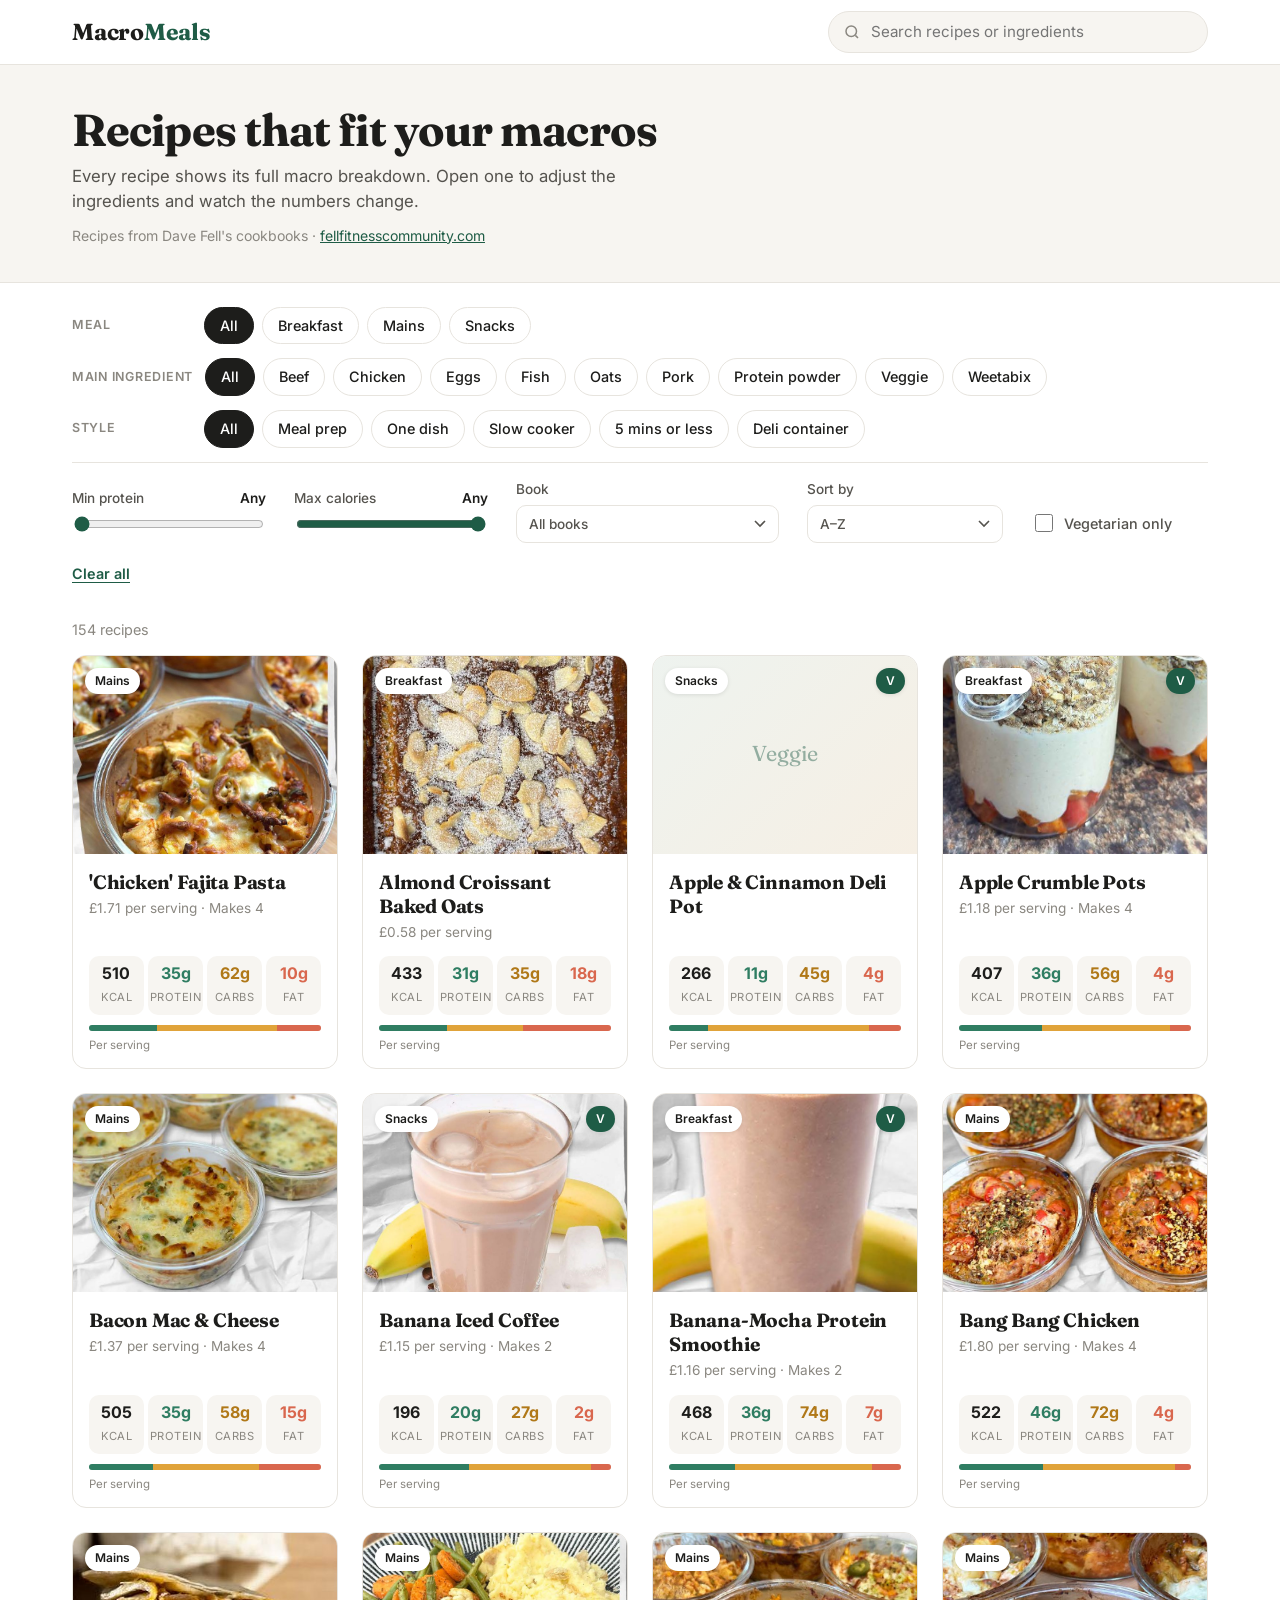
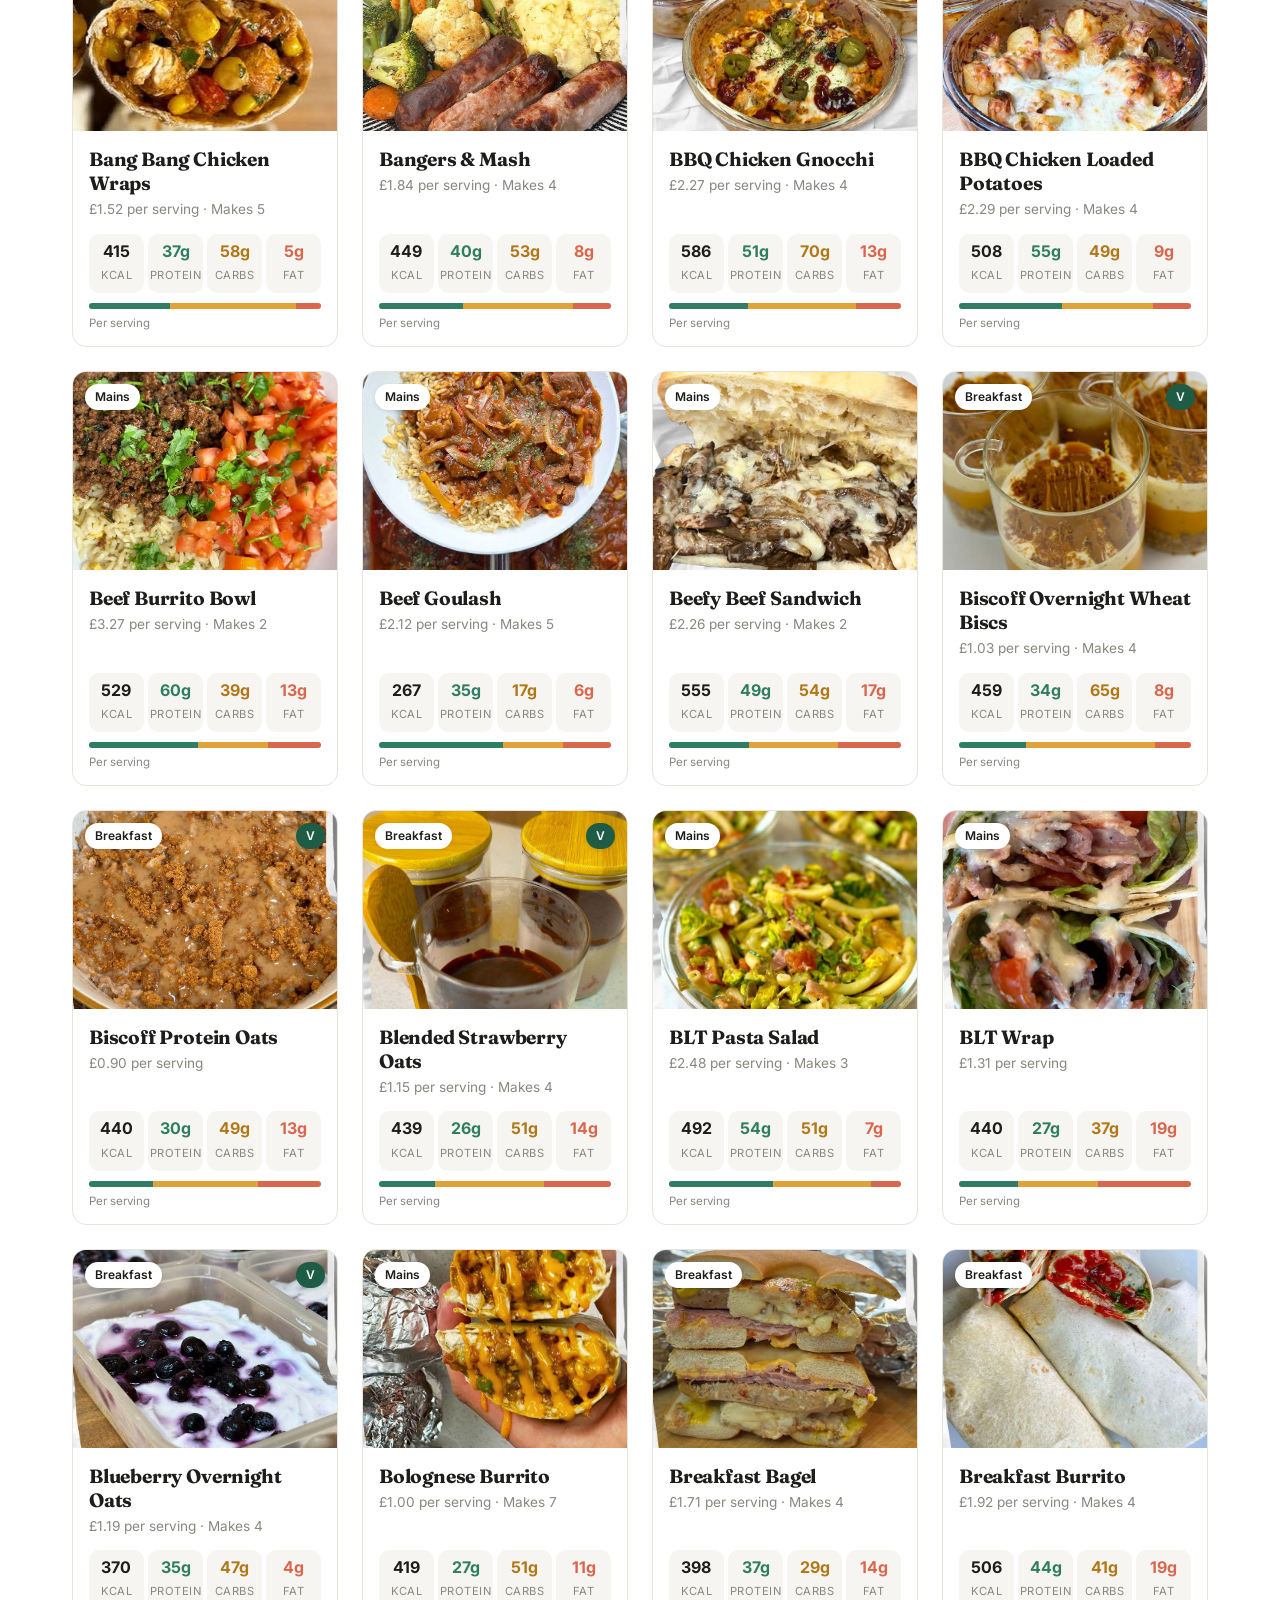
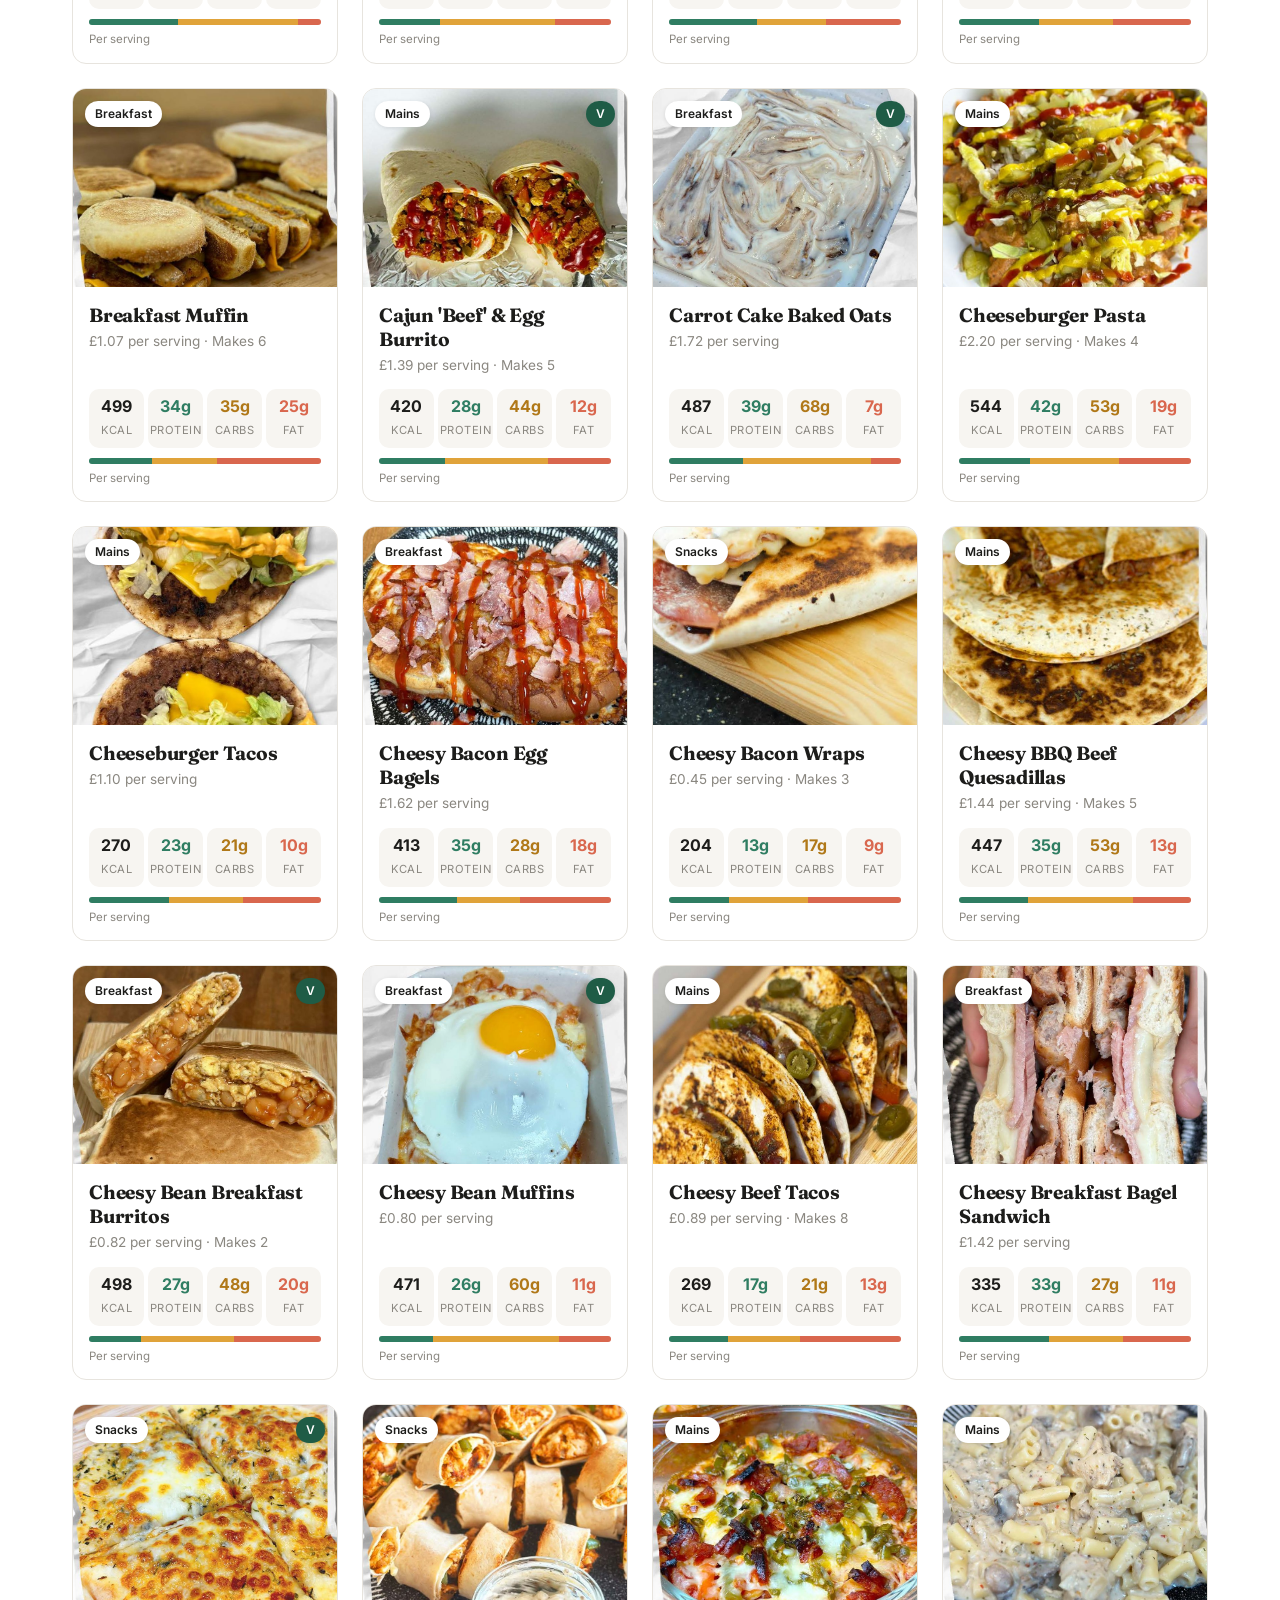
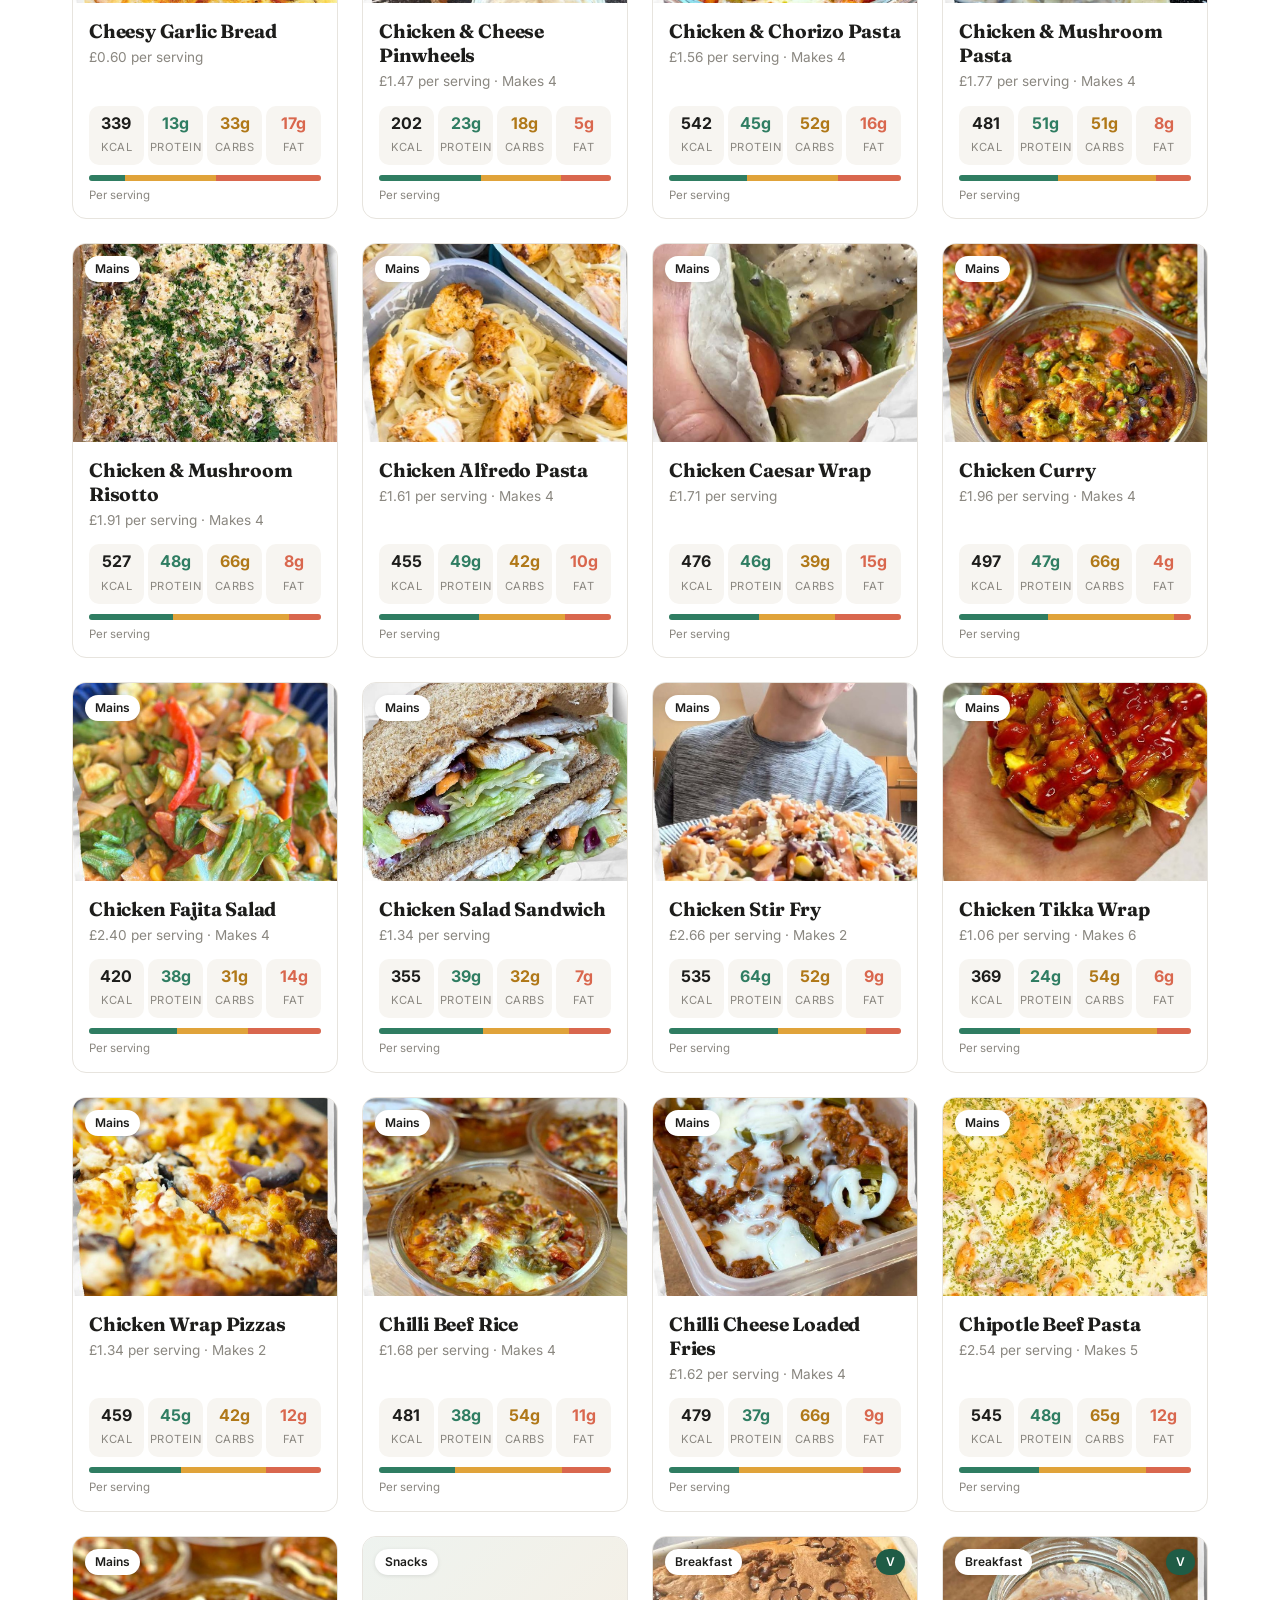
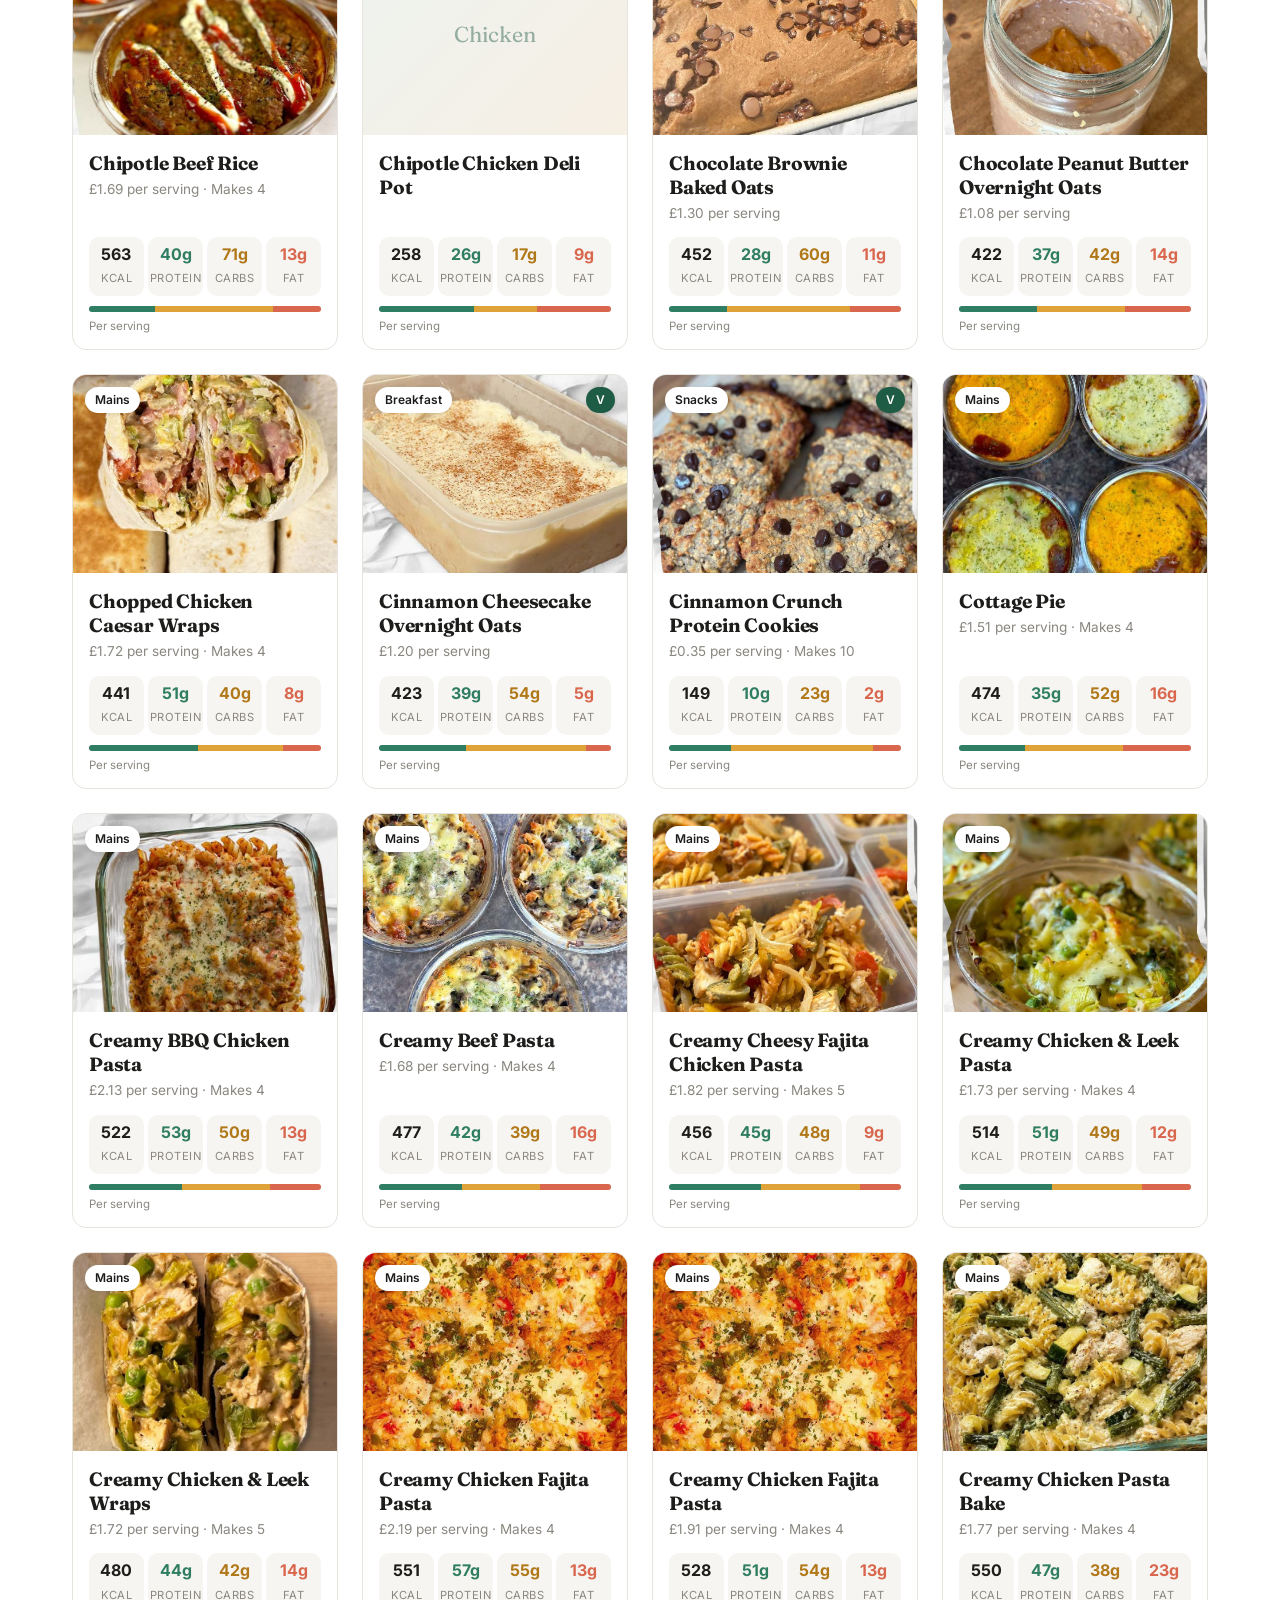
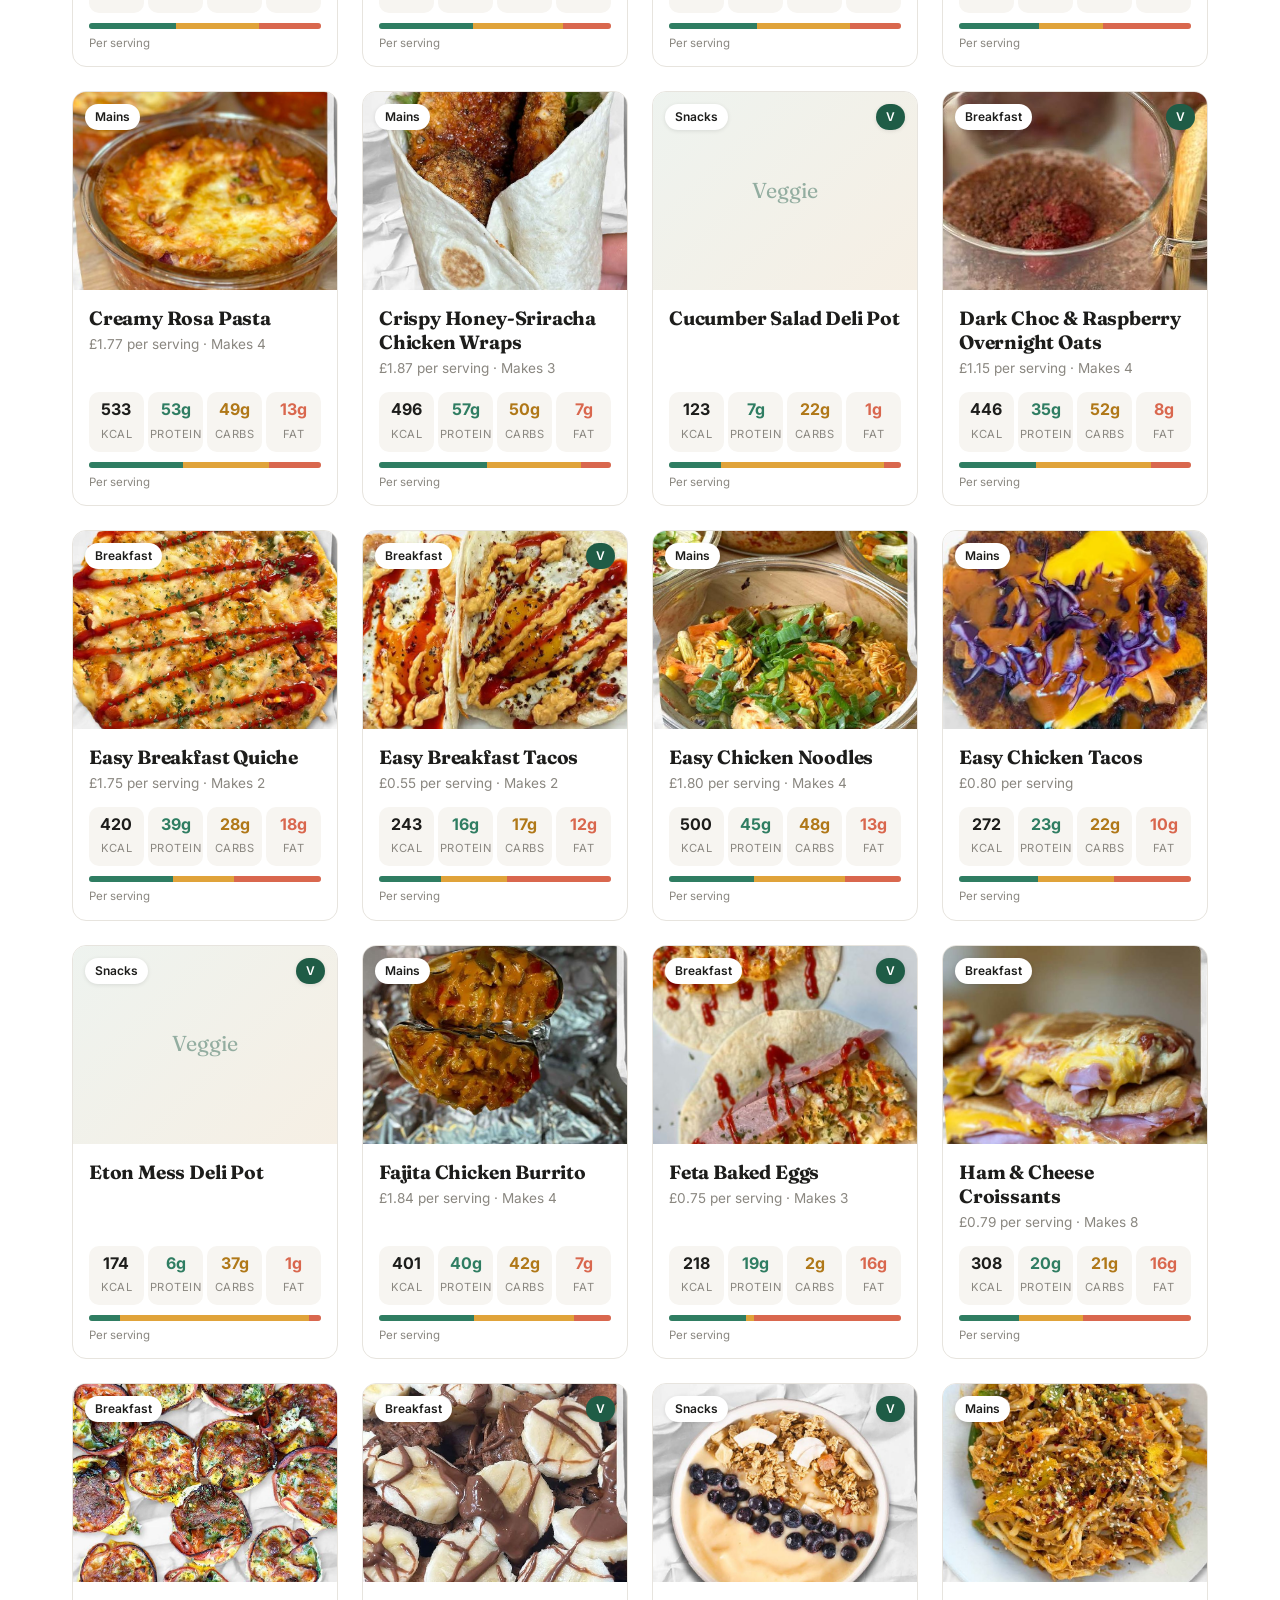
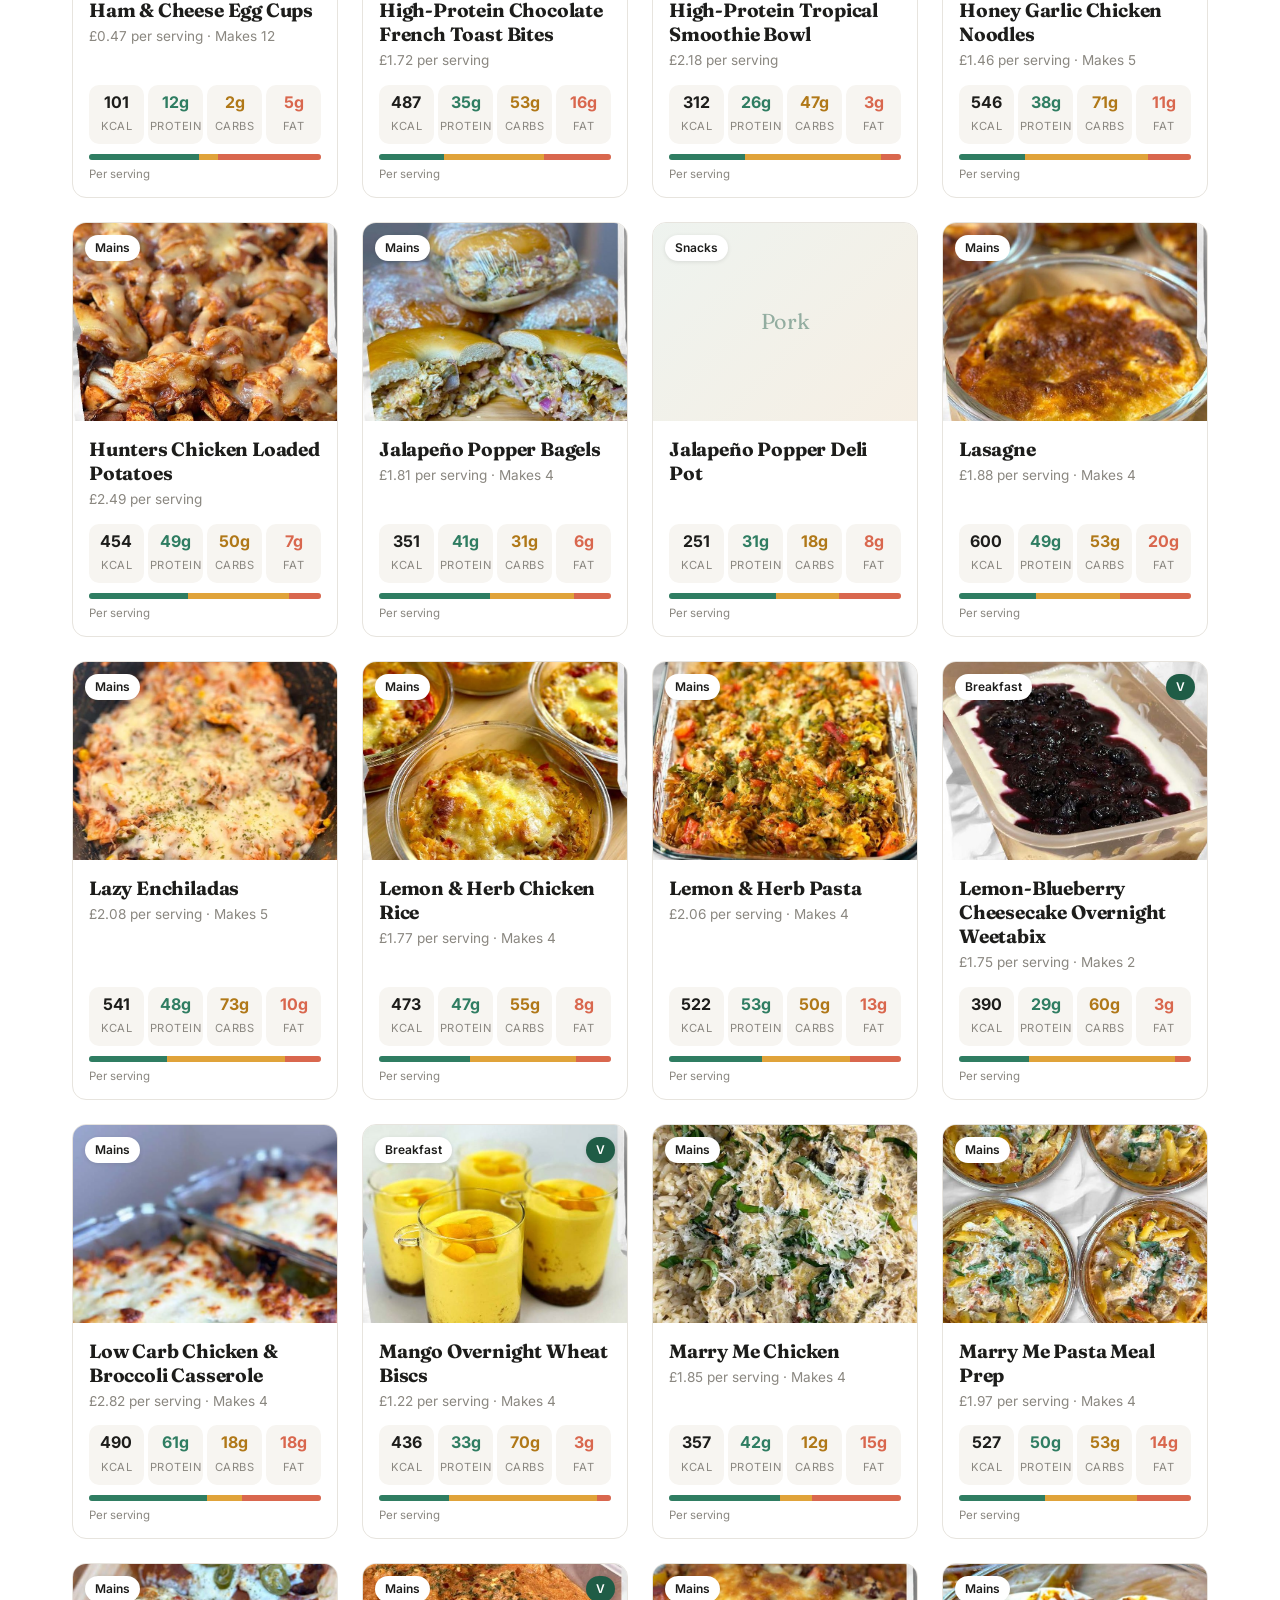
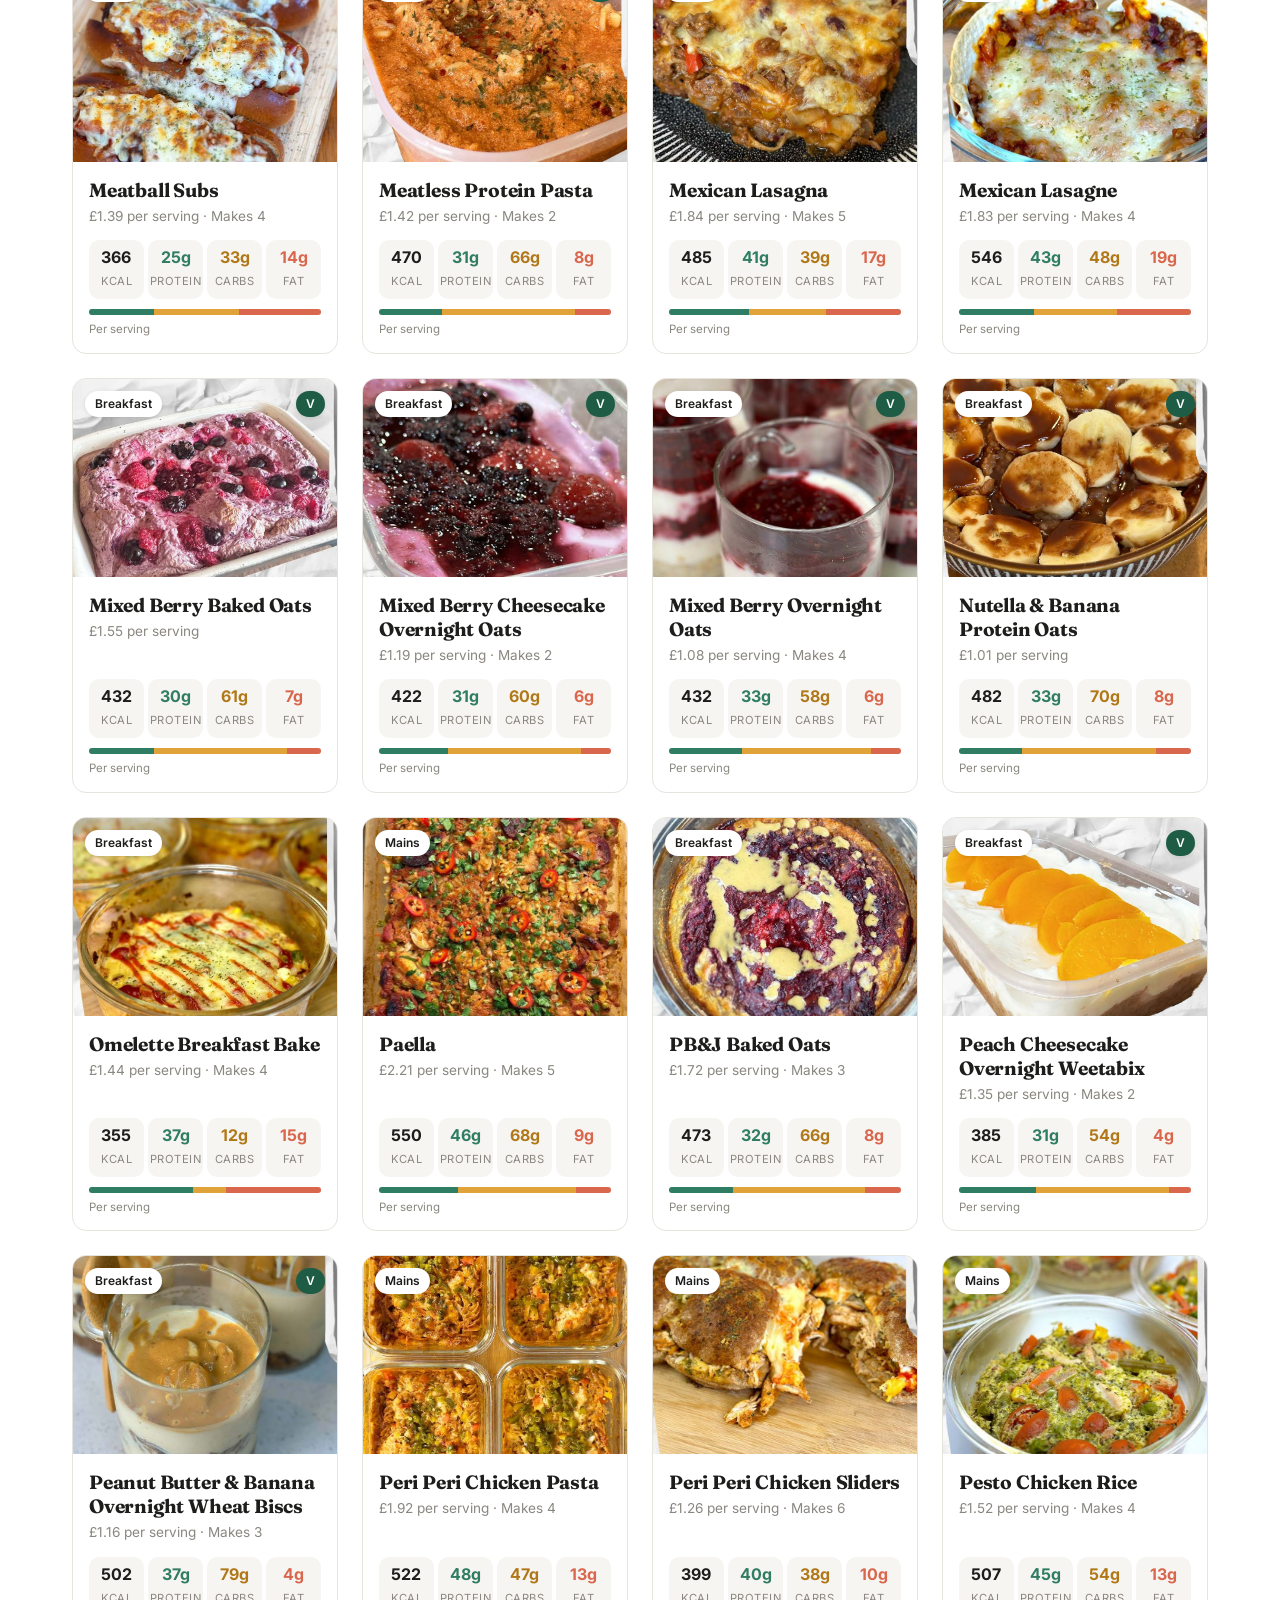
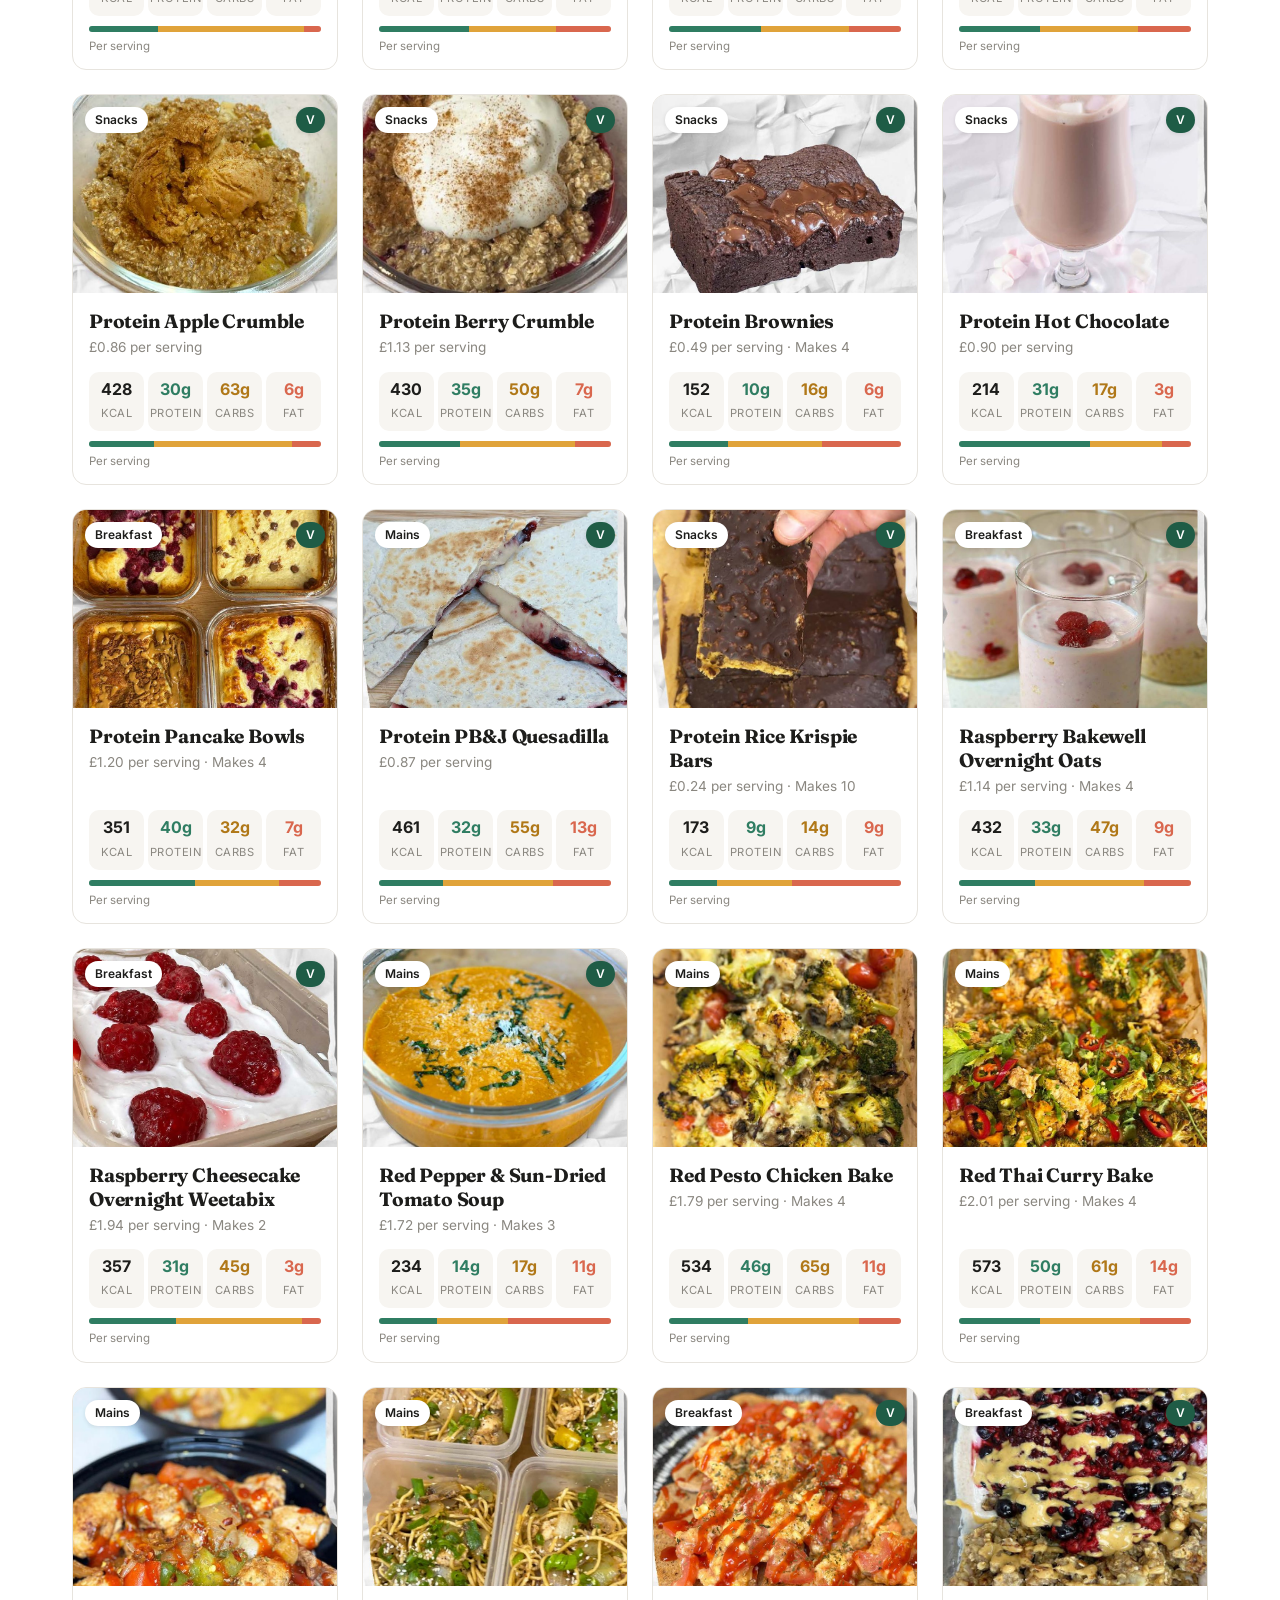
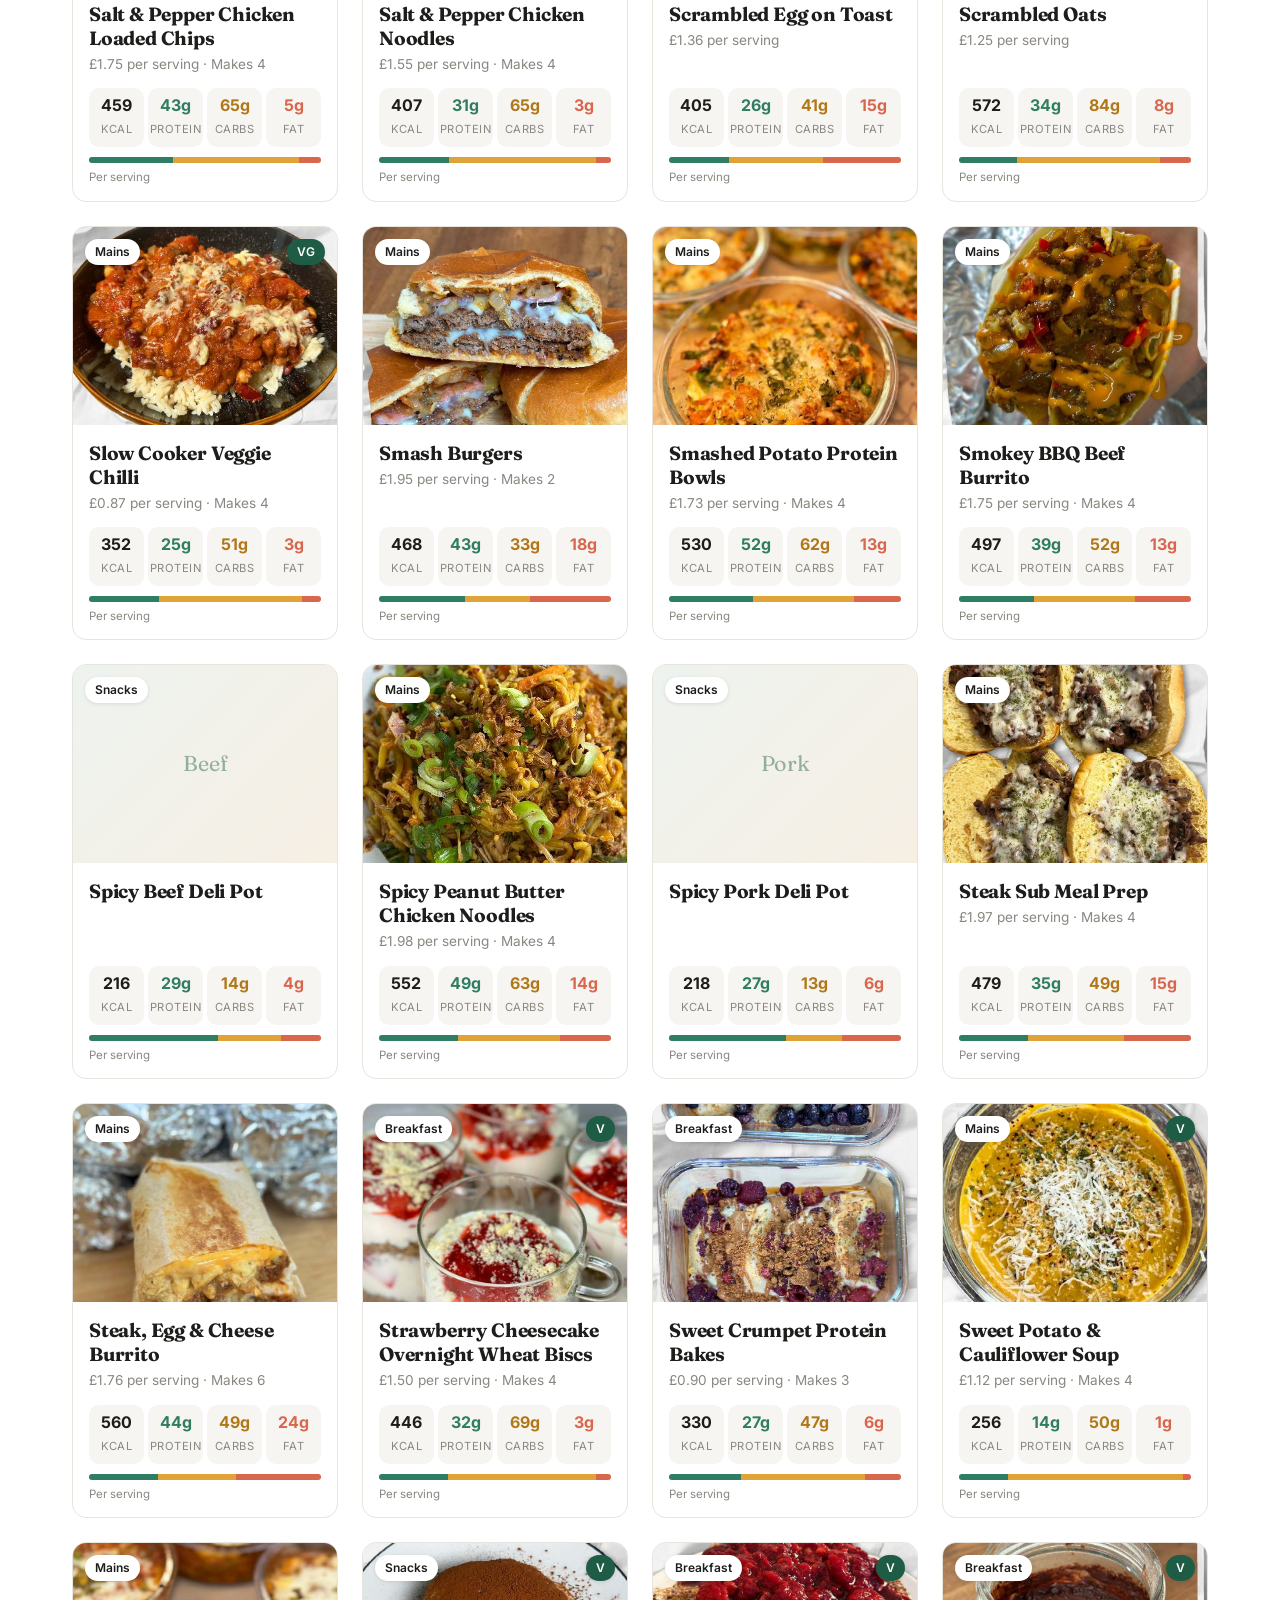
<file: index.html>
<!doctype html>
<html lang="en">
<head>
  <meta charset="utf-8">
  <meta name="viewport" content="width=device-width, initial-scale=1">
  <title>Macro Meals</title>
  <meta name="description" content="High-protein recipes with full macro breakdowns and adjustable ingredients.">
  <link rel="preconnect" href="https://fonts.googleapis.com">
  <link rel="preconnect" href="https://fonts.gstatic.com" crossorigin>
  <link href="https://fonts.googleapis.com/css2?family=Inter:wght@400;500;600;700&family=Fraunces:opsz,wght@9..144,600;9..144,700&display=swap" rel="stylesheet">
  <link rel="icon" href="data:image/svg+xml,%3Csvg xmlns=%27http://www.w3.org/2000/svg%27 viewBox=%270 0 32 32%27%3E%3Crect width=%2732%27 height=%2732%27 rx=%278%27 fill=%27%231f5c46%27/%3E%3Ctext x=%2716%27 y=%2722%27 font-family=%27Georgia%27 font-size=%2717%27 font-weight=%27700%27 fill=%27white%27 text-anchor=%27middle%27%3EM%3C/text%3E%3C/svg%3E">
  <link rel="stylesheet" href="assets/css/style.css">
</head>
<body>
  <header class="site-header">
    <div class="wrap header-inner">
      <a class="logo" href="index.html">Macro<span>Meals</span></a>
      <label class="search">
        <span class="sr-only">Search recipes</span>
        <svg viewBox="0 0 24 24" aria-hidden="true"><circle cx="11" cy="11" r="7"/><path d="m20 20-3.5-3.5"/></svg>
        <input id="search" type="search" placeholder="Search recipes or ingredients">
      </label>
    </div>
  </header>

  <section class="hero">
    <div class="wrap">
      <h1>Recipes that fit your macros</h1>
      <p>Every recipe shows its full macro breakdown. Open one to adjust the ingredients and watch the numbers change.</p>
      <p class="hero-credit">Recipes from Dave Fell's cookbooks · <a href="https://fellfitnesscommunity.com" target="_blank" rel="noopener">fellfitnesscommunity.com</a></p>
    </div>
  </section>

  <main class="wrap">
    <section class="filters" aria-label="Filters">
      <div class="filter-row">
        <span class="filter-label">Meal</span>
        <div class="chips" id="meal-chips"></div>
      </div>
      <div class="filter-row">
        <span class="filter-label">Main ingredient</span>
        <div class="chips" id="ingredient-chips"></div>
      </div>
      <div class="filter-row">
        <span class="filter-label">Style</span>
        <div class="chips" id="tag-chips"></div>
      </div>
      <div class="filter-row controls">
        <label class="range-ctl">
          <span>Min protein <output id="min-protein-out">Any</output></span>
          <input type="range" id="min-protein" min="0" max="80" step="5" value="0">
        </label>
        <label class="range-ctl">
          <span>Max calories <output id="max-kcal-out">Any</output></span>
          <input type="range" id="max-kcal" min="200" step="50">
        </label>
        <label class="select-ctl" id="book-wrap">
          <span>Book</span>
          <select id="book"></select>
        </label>
        <label class="select-ctl">
          <span>Sort by</span>
          <select id="sort">
            <option value="title">A–Z</option>
            <option value="protein-desc">Most protein</option>
            <option value="ratio">Best protein per calorie</option>
            <option value="kcal-asc">Fewest calories</option>
            <option value="kcal-desc">Most calories</option>
            <option value="price-asc">Cheapest</option>
          </select>
        </label>
        <label class="check-ctl"><input type="checkbox" id="veg-only"> Vegetarian only</label>
        <button type="button" class="link-btn" id="clear">Clear all</button>
      </div>
    </section>

    <p class="count" id="count"></p>
    <div class="grid" id="grid"></div>
  </main>

  <footer class="site-footer"><div class="wrap">Macro Meals · Recipes, photos and macros from Dave Fell's cookbooks · <a href="https://fellfitnesscommunity.com" target="_blank" rel="noopener">fellfitnesscommunity.com</a></div></footer>

  <script src="assets/js/common.js"></script>
  <script src="assets/js/directory.js"></script>
</body>
</html>
</file>
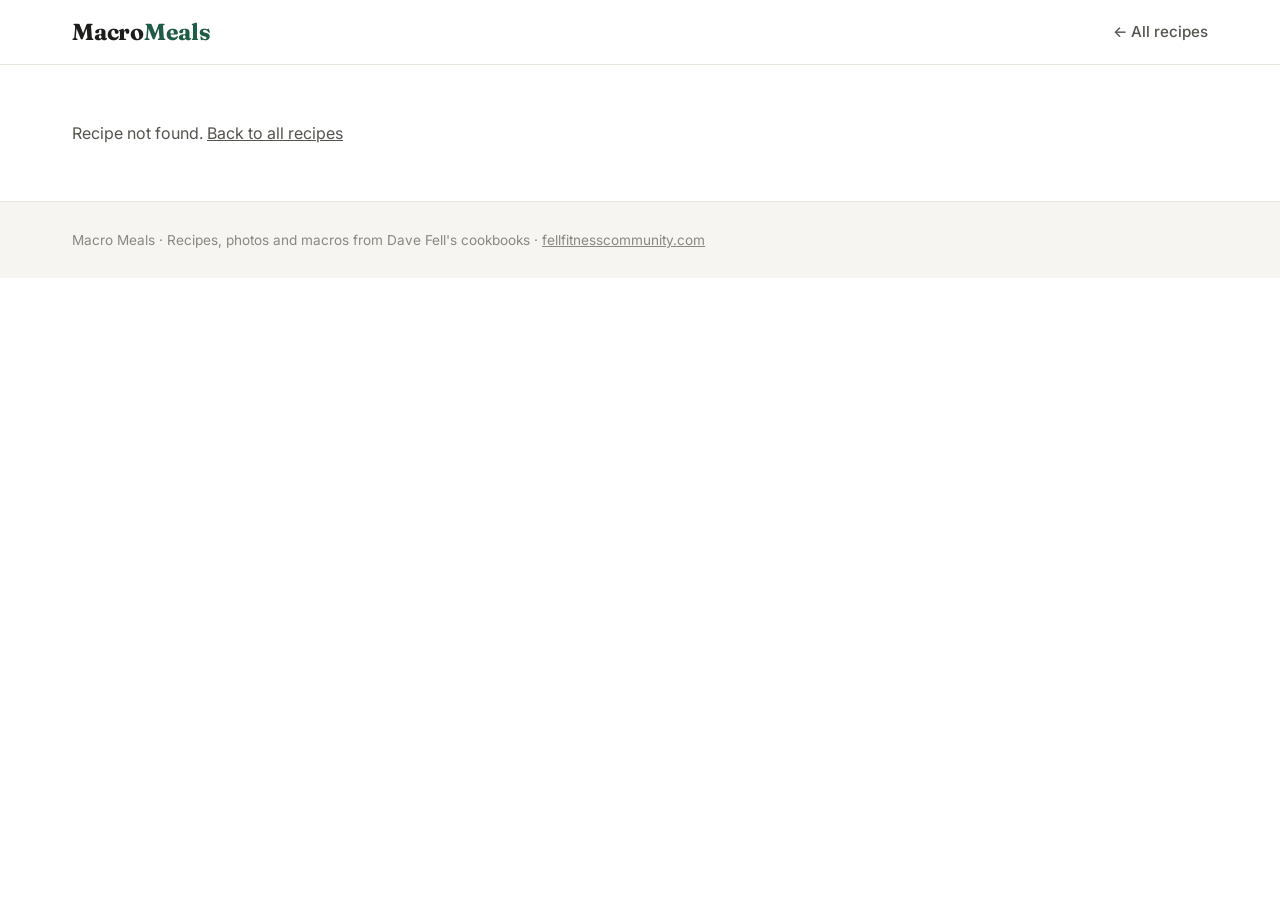
<file: recipe.html>
<!doctype html>
<html lang="en">
<head>
  <meta charset="utf-8">
  <meta name="viewport" content="width=device-width, initial-scale=1">
  <title>Recipe · Macro Meals</title>
  <link rel="preconnect" href="https://fonts.googleapis.com">
  <link rel="preconnect" href="https://fonts.gstatic.com" crossorigin>
  <link href="https://fonts.googleapis.com/css2?family=Inter:wght@400;500;600;700&family=Fraunces:opsz,wght@9..144,600;9..144,700&display=swap" rel="stylesheet">
  <link rel="icon" href="data:image/svg+xml,%3Csvg xmlns=%27http://www.w3.org/2000/svg%27 viewBox=%270 0 32 32%27%3E%3Crect width=%2732%27 height=%2732%27 rx=%278%27 fill=%27%231f5c46%27/%3E%3Ctext x=%2716%27 y=%2722%27 font-family=%27Georgia%27 font-size=%2717%27 font-weight=%27700%27 fill=%27white%27 text-anchor=%27middle%27%3EM%3C/text%3E%3C/svg%3E">
  <link rel="stylesheet" href="assets/css/style.css">
</head>
<body>
  <header class="site-header">
    <div class="wrap header-inner">
      <a class="logo" href="index.html">Macro<span>Meals</span></a>
      <a class="back" href="index.html">← All recipes</a>
    </div>
  </header>

  <main class="wrap" id="recipe"></main>

  <footer class="site-footer"><div class="wrap">Macro Meals · Recipes, photos and macros from Dave Fell's cookbooks · <a href="https://fellfitnesscommunity.com" target="_blank" rel="noopener">fellfitnesscommunity.com</a></div></footer>

  <script src="assets/js/common.js"></script>
  <script src="assets/js/recipe.js"></script>
</body>
</html>
</file>
<file: assets/css/style.css>
:root {
  --ink: #1d1d1b;
  --ink-2: #55534e;
  --ink-3: #8a8780;
  --line: #e7e4de;
  --bg: #ffffff;
  --bg-soft: #f7f5f1;
  --accent: #1f5c46;
  --accent-soft: #e6f0eb;
  --protein: #2f7d62;
  --carbs: #e0a33a;
  --fat: #d9674e;
  --radius: 14px;
  --shadow: 0 1px 2px rgba(0,0,0,.04), 0 6px 20px rgba(0,0,0,.06);
  --serif: 'Fraunces', Georgia, serif;
  --sans: 'Inter', system-ui, -apple-system, 'Segoe UI', sans-serif;
}

* { box-sizing: border-box; }
html { -webkit-text-size-adjust: 100%; }
body {
  margin: 0;
  font-family: var(--sans);
  color: var(--ink);
  background: var(--bg);
  line-height: 1.5;
  -webkit-font-smoothing: antialiased;
}
a { color: inherit; }
img { display: block; max-width: 100%; }
button, input, select { font: inherit; color: inherit; }
[hidden] { display: none !important; }
.sr-only { position: absolute; width: 1px; height: 1px; overflow: hidden; clip: rect(0 0 0 0); white-space: nowrap; }
.wrap { max-width: 1200px; margin: 0 auto; padding: 0 16px; }
@media (min-width: 720px) { .wrap { padding: 0 32px; } }

/* Header */
.site-header {
  position: sticky; top: 0; z-index: 20;
  background: rgba(255,255,255,.94);
  backdrop-filter: saturate(1.4) blur(8px);
  border-bottom: 1px solid var(--line);
}
.header-inner { display: flex; align-items: center; gap: 20px; height: 64px; }
.logo {
  font-family: var(--serif); font-weight: 700; font-size: 1.45rem;
  text-decoration: none; letter-spacing: -.01em; white-space: nowrap;
}
.logo span { color: var(--accent); }
.back { margin-left: auto; text-decoration: none; color: var(--ink-2); font-weight: 500; font-size: .95rem; }
.back:hover { color: var(--accent); }
.search {
  margin-left: auto; flex: 0 1 380px; min-width: 0;
  display: flex; align-items: center; gap: 8px;
  background: var(--bg-soft); border: 1px solid var(--line); border-radius: 999px;
  padding: 0 14px; height: 42px;
}
.search:focus-within { border-color: var(--accent); background: #fff; }
.search svg { width: 18px; height: 18px; fill: none; stroke: var(--ink-3); stroke-width: 2; flex: none; }
.search input { border: 0; background: transparent; outline: none; width: 100%; min-width: 0; font-size: .95rem; }

/* Hero */
.hero { background: var(--bg-soft); border-bottom: 1px solid var(--line); padding: 40px 0 36px; }
.hero h1 { font-family: var(--serif); font-size: clamp(1.9rem, 4vw, 2.8rem); line-height: 1.1; margin: 0 0 10px; letter-spacing: -.02em; }
.hero p { margin: 0; color: var(--ink-2); max-width: 620px; font-size: 1.05rem; }

/* Filters */
.filters { padding: 24px 0 8px; display: grid; gap: 14px; }
.filters > * { min-width: 0; }
.filter-row { display: flex; align-items: center; gap: 12px; flex-wrap: wrap; }
.filter-label { font-size: .78rem; font-weight: 600; text-transform: uppercase; letter-spacing: .06em; color: var(--ink-3); min-width: 120px; }
.chips { display: flex; gap: 8px; flex-wrap: wrap; }
.chip {
  border: 1px solid var(--line); background: #fff; border-radius: 999px;
  padding: 7px 15px; font-size: .9rem; font-weight: 500; cursor: pointer;
  transition: border-color .15s, background .15s, color .15s;
}
.chip:hover { border-color: var(--ink-3); }
.chip[aria-pressed="true"] { background: var(--ink); border-color: var(--ink); color: #fff; }
.controls { gap: 20px 28px; padding-top: 6px; border-top: 1px solid var(--line); padding-top: 16px; }
.range-ctl, .select-ctl { display: grid; gap: 6px; font-size: .85rem; color: var(--ink-2); font-weight: 500; }
.range-ctl span { display: flex; justify-content: space-between; gap: 12px; }
.range-ctl output { color: var(--ink); font-weight: 600; }
.range-ctl input { width: 190px; }
.select-ctl select {
  border: 1px solid var(--line); border-radius: 10px; padding: 8px 32px 8px 12px; background: #fff;
  appearance: none;
  background-image: url("data:image/svg+xml,%3Csvg xmlns='http://www.w3.org/2000/svg' width='12' height='8'%3E%3Cpath d='M1 1l5 5 5-5' fill='none' stroke='%2355534e' stroke-width='1.6'/%3E%3C/svg%3E");
  background-repeat: no-repeat; background-position: right 12px center;
}
.link-btn { background: none; border: 0; padding: 0; color: var(--accent); font-weight: 600; font-size: .9rem; cursor: pointer; text-decoration: underline; text-underline-offset: 3px; }
.controls .link-btn { align-self: end; padding-bottom: 8px; }

input[type="range"] { accent-color: var(--accent); }

/* Grid + cards */
.count { color: var(--ink-3); font-size: .9rem; margin: 18px 0 14px; }
.grid { display: grid; gap: 24px; grid-template-columns: repeat(auto-fill, minmax(260px, 1fr)); padding-bottom: 56px; }
.card {
  display: flex; flex-direction: column; text-decoration: none;
  background: #fff; border-radius: var(--radius); overflow: hidden;
  border: 1px solid var(--line); transition: box-shadow .2s, transform .2s;
}
.card:hover { box-shadow: var(--shadow); transform: translateY(-2px); }
.card-img { position: relative; aspect-ratio: 4 / 3; background: var(--bg-soft); overflow: hidden; }
.card-img img { width: 100%; height: 100%; object-fit: cover; }
.badge {
  position: absolute; top: 12px; left: 12px; background: #fff; border-radius: 999px;
  font-size: .75rem; font-weight: 600; padding: 4px 10px; box-shadow: 0 1px 4px rgba(0,0,0,.1);
}
.img-placeholder {
  width: 100%; height: 100%; display: grid; place-items: center;
  background: linear-gradient(135deg, #eef3ef 0%, #f6efe4 100%);
}
.img-placeholder span { font-family: var(--serif); font-size: 1.35rem; color: rgba(31,92,70,.45); }
.card-body { padding: 16px 16px 14px; display: flex; flex-direction: column; flex: 1; }
.card h3 { font-family: var(--serif); font-size: 1.2rem; line-height: 1.25; margin: 0 0 4px; letter-spacing: -.01em; }
.card:hover h3 { color: var(--accent); }
.meta { margin: 0 0 14px; color: var(--ink-3); font-size: .85rem; }
.macros { display: grid; grid-template-columns: repeat(4, 1fr); gap: 4px; margin-top: auto; }
.macro { text-align: center; padding: 8px 2px; border-radius: 10px; background: var(--bg-soft); }
.macro strong { display: block; font-size: 1rem; line-height: 1.2; }
.macro span { font-size: .7rem; color: var(--ink-3); text-transform: uppercase; letter-spacing: .04em; }
.macro.p strong { color: var(--protein); }
.macro.c strong { color: #b07818; }
.macro.f strong { color: var(--fat); }
.split-bar { display: flex; height: 6px; border-radius: 999px; overflow: hidden; margin-top: 10px; background: var(--line); }
.split-bar .p { background: var(--protein); }
.split-bar .c { background: var(--carbs); }
.split-bar .f { background: var(--fat); }
.per { margin: 6px 0 0; font-size: .72rem; color: var(--ink-3); }
.empty { color: var(--ink-2); padding: 40px 0; grid-column: 1 / -1; }

/* Recipe page */
.crumbs { font-size: .85rem; color: var(--ink-3); padding: 20px 0 0; }
.crumbs a { color: var(--ink-2); }
.crumbs span { margin: 0 6px; }
.recipe-head { display: grid; gap: 28px; padding: 18px 0 32px; align-items: center; }
@media (min-width: 900px) { .recipe-head { grid-template-columns: 1fr 1fr; gap: 48px; } }
.eyebrow { margin: 0 0 8px; font-size: .78rem; font-weight: 600; text-transform: uppercase; letter-spacing: .08em; color: var(--accent); }
.recipe-head h1 { font-family: var(--serif); font-size: clamp(2rem, 4.5vw, 3rem); line-height: 1.08; margin: 0 0 14px; letter-spacing: -.02em; }
.lede { font-size: 1.1rem; color: var(--ink-2); margin: 0 0 20px; }
.facts { list-style: none; display: flex; gap: 28px; padding: 14px 0; margin: 0 0 16px; border-top: 1px solid var(--line); border-bottom: 1px solid var(--line); }
.facts li { font-weight: 600; }
.facts span { display: block; font-size: .72rem; font-weight: 600; text-transform: uppercase; letter-spacing: .06em; color: var(--ink-3); }
.tags { display: flex; gap: 8px; flex-wrap: wrap; }
.tag { background: var(--accent-soft); color: var(--accent); font-size: .82rem; font-weight: 600; padding: 4px 12px; border-radius: 999px; }
.recipe-img { border-radius: var(--radius); overflow: hidden; aspect-ratio: 4 / 3; background: var(--bg-soft); }
.recipe-img img { width: 100%; height: 100%; object-fit: cover; }

.recipe-layout { display: grid; gap: 24px; padding-bottom: 64px; }
@media (min-width: 960px) { .recipe-layout { grid-template-columns: minmax(0, 1fr) 360px; gap: 40px; align-items: start; } }
.panel { border: 1px solid var(--line); border-radius: var(--radius); padding: 22px; background: #fff; }
.recipe-main { display: grid; gap: 24px; }
.panel h2 { font-family: var(--serif); font-size: 1.45rem; margin: 0 0 14px; letter-spacing: -.01em; }
.panel h2 small { font-family: var(--sans); font-size: .8rem; font-weight: 500; color: var(--ink-3); margin-left: 6px; }
.panel-head { display: flex; justify-content: space-between; align-items: baseline; gap: 12px; }
.hint { font-size: .82rem; color: var(--ink-3); margin: 8px 0 0; }
@media (min-width: 960px) { .sticky { position: sticky; top: 84px; } }

.whole {
  display: grid; grid-template-columns: auto 1fr auto; align-items: center; gap: 14px;
  background: var(--accent-soft); border-radius: 12px; padding: 12px 16px;
}
.whole label { font-weight: 600; font-size: .9rem; color: var(--accent); }
.whole output { font-weight: 700; min-width: 3.2em; text-align: right; color: var(--accent); }
@media (max-width: 520px) { .whole { grid-template-columns: 1fr auto; } .whole input { grid-column: 1 / -1; grid-row: 2; } }

.ing-list { list-style: none; padding: 0; margin: 12px 0 0; }
.ing { padding: 14px 0; border-bottom: 1px solid var(--line); }
.ing:last-child { border-bottom: 0; }
.ing-top { display: flex; justify-content: space-between; gap: 12px; align-items: baseline; }
.ing-name { font-weight: 500; }
.ing-qty { font-weight: 700; white-space: nowrap; }
.ing-qty s { color: var(--ink-3); font-weight: 400; font-size: .82rem; margin-left: 4px; }
.ing input[type="range"] { width: 100%; margin: 8px 0 2px; }
.ing-macros { font-size: .78rem; color: var(--ink-3); }
.ing.fixed .ing-name { color: var(--ink-2); font-style: italic; }

.steps { margin: 0; padding: 0; list-style: none; counter-reset: step; }
.steps li { counter-increment: step; position: relative; padding: 0 0 18px 46px; }
.steps li::before {
  content: counter(step); position: absolute; left: 0; top: -2px;
  width: 30px; height: 30px; border-radius: 50%; background: var(--ink); color: #fff;
  display: grid; place-items: center; font-weight: 700; font-size: .85rem;
}

.big-kcal { font-size: 1rem; color: var(--ink-2); margin-bottom: 12px; display: flex; align-items: baseline; gap: 8px; }
.big-kcal strong { font-family: var(--serif); font-size: 2.6rem; line-height: 1; color: var(--ink); }
.macro-grid { display: grid; grid-template-columns: repeat(3, 1fr); gap: 8px; }
.mg { background: var(--bg-soft); border-radius: 10px; padding: 10px; border-top: 3px solid; }
.mg.p { border-color: var(--protein); }
.mg.c { border-color: var(--carbs); }
.mg.f { border-color: var(--fat); }
.mg span { display: block; font-size: .72rem; color: var(--ink-3); text-transform: uppercase; letter-spacing: .05em; font-weight: 600; }
.mg strong { font-size: 1.3rem; }
.mg .delta { display: block; }
.delta { font-size: .78rem; font-weight: 600; }
.delta.up { color: var(--protein); }
.delta.down { color: var(--fat); }
.split-legend { font-size: .78rem; color: var(--ink-3); margin: 6px 0 0; }
.orig { font-size: .8rem; color: var(--ink-2); background: var(--bg-soft); border-radius: 8px; padding: 8px 10px; margin: 12px 0 0; }

.targets { margin-top: 22px; padding-top: 18px; border-top: 1px solid var(--line); }
.targets h3 { font-size: .95rem; margin: 0 0 10px; }
.target-inputs { display: grid; grid-template-columns: repeat(2, 1fr); gap: 8px; }
.target-inputs label { display: grid; grid-template-columns: 1fr auto; align-items: center; gap: 2px 6px; font-size: .78rem; color: var(--ink-3); font-weight: 600; }
.target-inputs label span { grid-column: 1 / -1; }
.target-inputs input { width: 100%; border: 1px solid var(--line); border-radius: 8px; padding: 7px 9px; font-weight: 600; }
.target-inputs input:focus { outline: none; border-color: var(--accent); }
.target-inputs em { font-style: normal; }
#target-bars { display: grid; gap: 10px; margin-top: 14px; }
#target-bars:empty { display: none; }
.tbar-top { display: flex; justify-content: space-between; font-size: .8rem; font-weight: 600; margin-bottom: 4px; }
.tbar-track { height: 8px; border-radius: 999px; background: var(--line); overflow: hidden; }
.tbar-track span { display: block; height: 100%; background: var(--carbs); border-radius: 999px; }
.tbar.on .tbar-track span { background: var(--protein); }
.tbar.over .tbar-track span { background: var(--fat); }
.tbar.on .tbar-top span:last-child { color: var(--protein); }
.tbar.over .tbar-top span:last-child { color: var(--fat); }
.fit-btns { display: flex; gap: 8px; margin-top: 14px; flex-wrap: wrap; }
.btn {
  flex: 1; border: 1px solid var(--ink); background: #fff; border-radius: 999px;
  padding: 9px 12px; font-weight: 600; font-size: .85rem; cursor: pointer; white-space: nowrap;
}
.btn:hover { background: var(--ink); color: #fff; }

.site-footer { border-top: 1px solid var(--line); padding: 28px 0; color: var(--ink-3); font-size: .85rem; background: var(--bg-soft); }

@media (max-width: 600px) {
  .header-inner { gap: 12px; }
  .logo { font-size: 1.2rem; }
  .filter-label { min-width: 0; width: 100%; }
  .filter-row > .chips { flex: 1 1 100%; min-width: 0; }
  .chips { flex-wrap: nowrap; overflow-x: auto; margin: 0 -16px; padding: 0 16px 4px; scrollbar-width: none; }
  .chip { flex: none; }
  .range-ctl input { width: 100%; }
  .range-ctl, .select-ctl { flex: 1 1 140px; }
}

.badge.veg { left: auto; right: 12px; background: var(--accent); color: #fff; }
.check-ctl { display: flex; align-items: center; gap: 8px; font-size: .9rem; font-weight: 500; color: var(--ink-2); align-self: end; padding-bottom: 8px; cursor: pointer; }
.check-ctl input { width: 18px; height: 18px; accent-color: var(--accent); }
.notes { display: grid; gap: 12px; margin-top: 8px; }
@media (min-width: 640px) { .notes { grid-template-columns: 1fr 1fr; } }
.note { background: var(--bg-soft); border-radius: 12px; padding: 14px 16px; }
.note h3 { margin: 0 0 4px; font-size: .78rem; text-transform: uppercase; letter-spacing: .06em; color: var(--accent); }
.note p { margin: 0; font-size: .92rem; color: var(--ink-2); }

/* Live macro bar so totals stay visible while adjusting on small screens */
.mobile-bar { display: none; }
@media (max-width: 959px) {
  .mobile-bar {
    position: fixed; left: 0; right: 0; bottom: 0; z-index: 30;
    display: grid; grid-template-columns: repeat(4, 1fr);
    background: rgba(255,255,255,.97); backdrop-filter: blur(8px);
    border-top: 1px solid var(--line); box-shadow: 0 -4px 16px rgba(0,0,0,.06);
    padding: 10px 16px calc(10px + env(safe-area-inset-bottom));
    text-align: center;
  }
  .mobile-bar strong { display: block; font-size: 1.05rem; line-height: 1.2; }
  .mobile-bar span { font-size: .68rem; color: var(--ink-3); text-transform: uppercase; letter-spacing: .04em; }
  .mobile-bar .p strong { color: var(--protein); }
  .mobile-bar .c strong { color: #b07818; }
  .mobile-bar .f strong { color: var(--fat); }
  body:has(.mobile-bar) .site-footer { padding-bottom: 90px; }
}

.hero-credit { margin-top: 10px !important; font-size: .88rem !important; color: var(--ink-3) !important; }
.hero-credit a { color: var(--accent); }

/* Servings + portion controls */
.scalers { display: grid; gap: 10px; }
@media (min-width: 640px) { .scalers { grid-template-columns: auto 1fr; } }
.scalers .whole { grid-template-columns: auto 1fr auto; }
.servings {
  display: grid; grid-template-columns: auto auto; align-items: center; gap: 4px 14px;
  background: var(--bg-soft); border-radius: 12px; padding: 12px 16px;
}
.scaler-label { font-weight: 600; font-size: .9rem; color: var(--accent); }
.scaler-note { grid-column: 1 / -1; font-size: .74rem; color: var(--ink-3); }
.stepper { display: inline-flex; align-items: center; border: 1px solid var(--line); border-radius: 999px; background: #fff; }
.stepper button {
  width: 34px; height: 34px; border: 0; background: none; font-size: 1.15rem; font-weight: 600;
  color: var(--accent); cursor: pointer; border-radius: 999px;
}
.stepper button:hover:not(:disabled) { background: var(--accent-soft); }
.stepper button:disabled { color: var(--line); cursor: default; }
.stepper output { min-width: 2ch; text-align: center; font-weight: 700; font-size: 1.05rem; }
.facts b { font-weight: inherit; }

/* Per serving / whole batch toggle */
.seg { display: inline-flex; background: var(--bg-soft); border-radius: 999px; padding: 3px; }
.seg button {
  border: 0; background: none; border-radius: 999px; padding: 6px 12px; font-size: .78rem;
  font-weight: 600; color: var(--ink-2); cursor: pointer; white-space: nowrap;
}
.seg button[aria-selected="true"] { background: #fff; color: var(--ink); box-shadow: 0 1px 3px rgba(0,0,0,.12); }
.view-caption { margin: 0 0 6px; font-size: .78rem; font-weight: 600; text-transform: uppercase; letter-spacing: .06em; color: var(--ink-3); }
.targets h3 small { font-weight: 500; color: var(--ink-3); }

/* Protein / carbs / fat tweaks */
.macro-tweaks { margin-top: 10px; background: var(--bg-soft); border-radius: 12px; padding: 12px 16px; }
.tweaks-head { display: flex; flex-wrap: wrap; align-items: baseline; gap: 4px 12px; margin-bottom: 10px; }
.tweaks { display: grid; gap: 10px; }
@media (min-width: 640px) { .tweaks { grid-template-columns: repeat(3, 1fr); } }
.tweak { background: #fff; border-radius: 10px; padding: 10px 12px; border-top: 3px solid; }
.tweak.p { border-color: var(--protein); }
.tweak.c { border-color: var(--carbs); }
.tweak.f { border-color: var(--fat); }
.tweak-top { display: flex; align-items: center; justify-content: space-between; gap: 8px; }
.tweak-label { font-weight: 600; font-size: .88rem; }
.tweak .stepper output { min-width: 4ch; }
.tweak-ings { margin: 6px 0 0; font-size: .72rem; color: var(--ink-3); line-height: 1.35; }
.tweak.is-empty { opacity: .55; }
</file>
